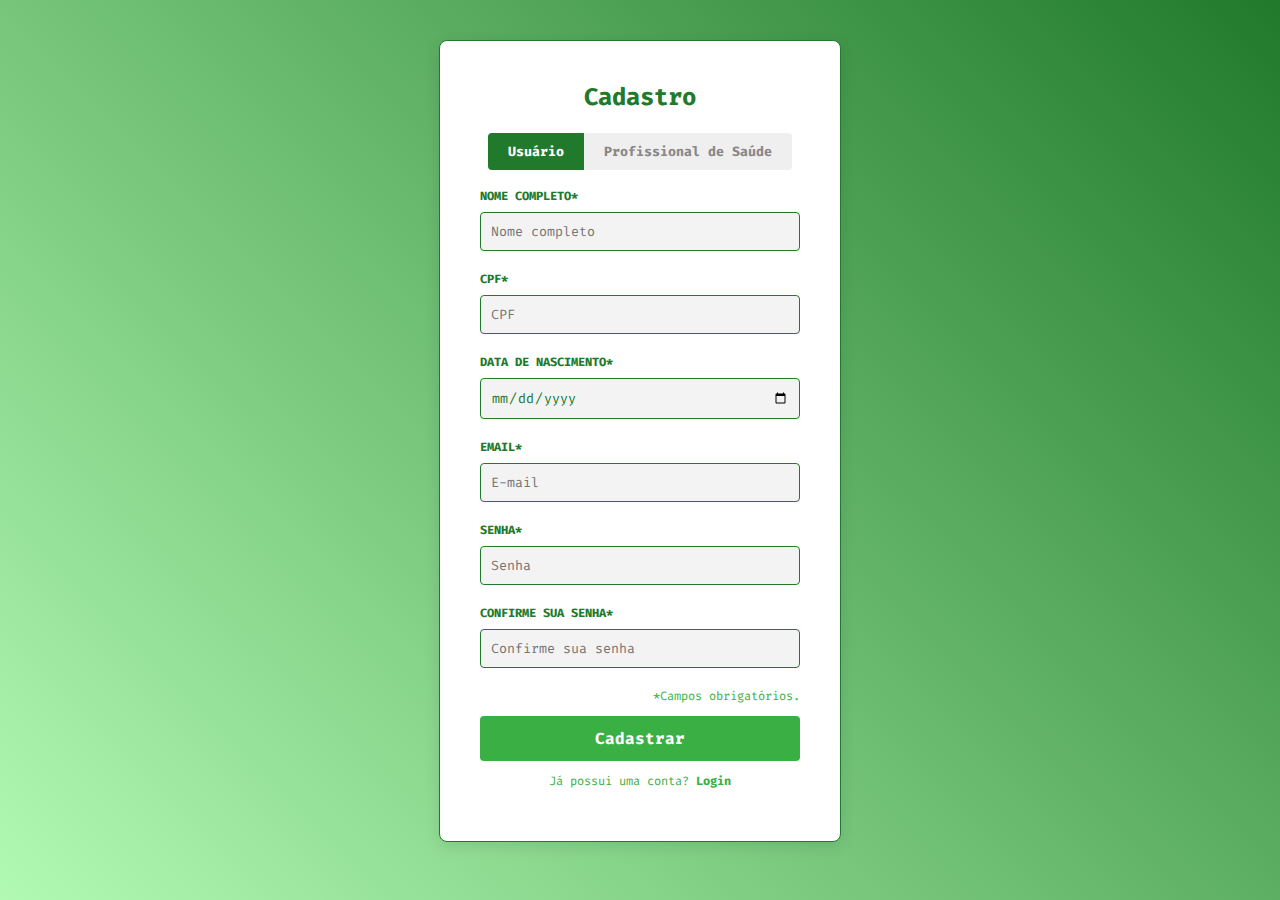
<file: cadastro.html>
<!DOCTYPE html>
<html lang="pt-BR">
<head>
    <meta charset="UTF-8">
    <meta name="viewport" content="width=device-width, initial-scale=1.0">
    <title>Login - Vida+Saudável</title>
    <link rel="stylesheet" href="style.css">
</head>
<body class="pagina-login">
    <div id="login-overlay">
        <div class="login-box">
            <h2>Cadastro</h2>
            <div class="toggle-buttons">
                <button type="button" id="btn-usuario" class="toggle-btn active">Usuário</button>
                <button type="button" id="btn-profissional" class="toggle-btn">Profissional de Saúde</button>
            </div>
            <form id="cadastro-form">
                <div id="campos-comuns">
                    <div class="input-group">
                        <label for="nome">NOME COMPLETO*</label>
                        <input type="text" id="nome" name="nome" placeholder="Nome completo" required>
                    </div>
                    <div class="input-group">
                        <label for="cpf">CPF*</label>
                        <input type="text" id="cpf" name="cpf" placeholder="CPF" required pattern="\d{11}" maxlength="11" inputmode="numeric" title="Digite apenas números, 11 dígitos">
                    </div>
                    <div class="input-group">
                        <label for="data-nascimento">DATA DE NASCIMENTO*</label>
                        <input type="date" id="data-nascimento" name="data_nascimento" required>
                    </div>
                    <div class="input-group">
                        <label for="username">EMAIL*</label>
                        <input type="email" id="username" name="email" placeholder="E-mail" required>
                    </div>
                    <div class="input-group">
                        <label for="password">SENHA*</label>
                        <input type="password" id="password" name="senha" placeholder="Senha" required>
                    </div>
                    <div class="input-group">
                        <label for="confirm-password">CONFIRME SUA SENHA*</label>
                        <input type="password" id="confirm-password" name="confirmar_senha" placeholder="Confirme sua senha" required>
                    </div>
                </div>
                <div id="campos-profissional" class="hidden">
                    <div class="input-group">
                        <label for="crm">CRM*</label>
                        <input type="text" id="crm" name="crm" placeholder="CRM" required>
                    </div>
                    <div class="input-group">
                        <label for="especialidade">ESPECIALIDADE*</label>
                        <input type="text" id="especialidade" name="especialidade" placeholder="Especialidade" required>
                    </div>
                </div>
                <div class="required-fields">
                    <p>*Campos obrigatórios.</p>
                </div>
                <button type="submit" class="login-button">Cadastrar</button>
                <div class="register-link">
                    <p>Já possui uma conta? <a href="login.html">Login</a></p>
                </div>
            </form>
        </div>
    <script>
        const btnUsuario = document.getElementById('btn-usuario');
        const btnProfissional = document.getElementById('btn-profissional');
        const camposProfissional = document.getElementById('campos-profissional');
        const camposComuns = document.getElementById('campos-comuns');

        btnUsuario.addEventListener('click', function() {
            btnUsuario.classList.add('active');
            btnProfissional.classList.remove('active');
            camposProfissional.classList.add('hidden');
            camposProfissional.querySelectorAll('input').forEach(input => input.required = false);
        });
        
        btnProfissional.addEventListener('click', function() {
            btnProfissional.classList.add('active');
            btnUsuario.classList.remove('active');
            camposProfissional.classList.remove('hidden');
            camposProfissional.querySelectorAll('input').forEach(input => input.required = true);
        });

        document.getElementById('cadastro-form').addEventListener('submit', function(e) {
            e.preventDefault();
            alert('Funcionalidade em andamento!');
        });
    </script>
</body>
</html>
</file>
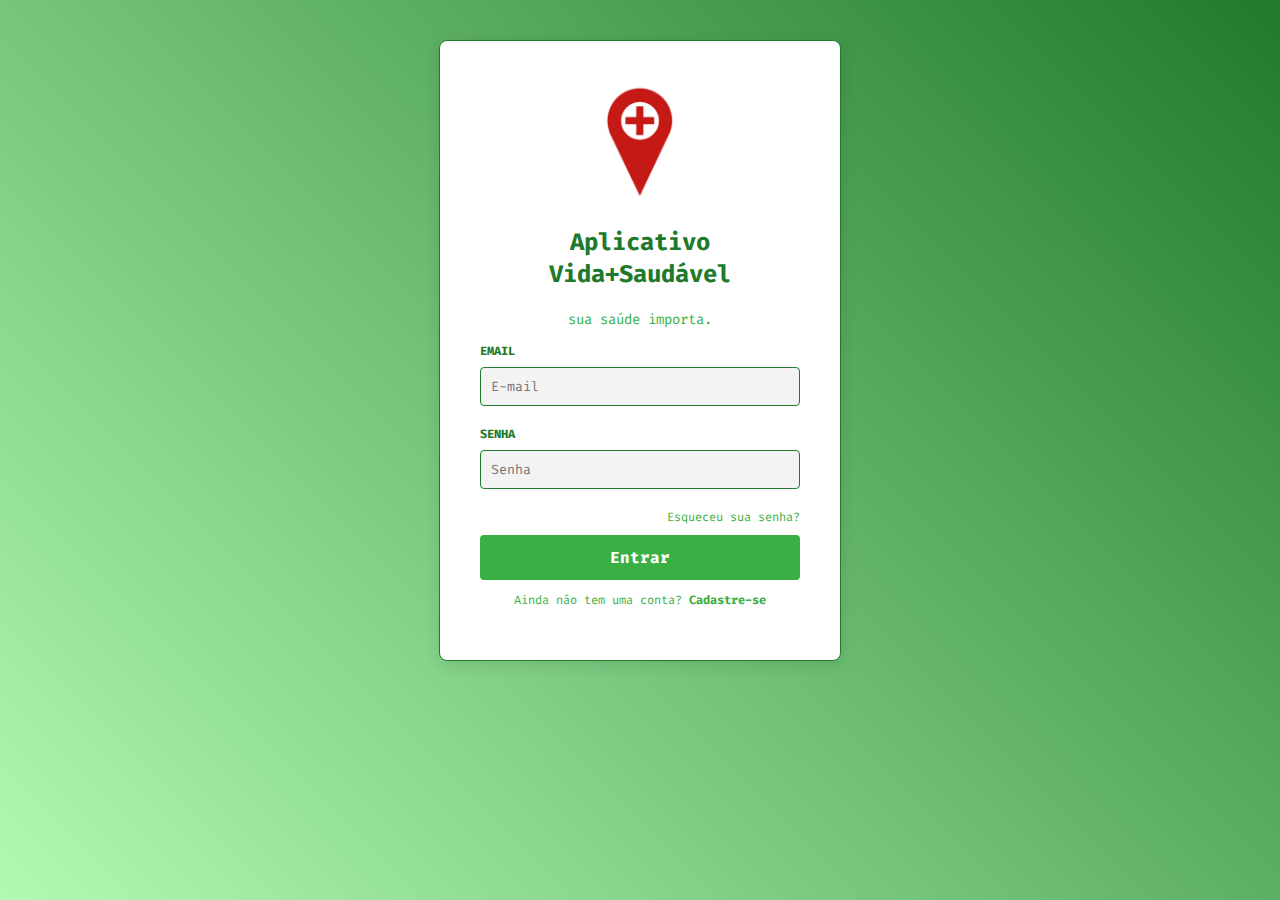
<file: login.html>
<!DOCTYPE html>
<html lang="pt-BR">
<head>
    <meta charset="UTF-8">
    <meta name="viewport" content="width=device-width, initial-scale=1.0">
    <title>Login - Vida+Saudável</title>
    <link rel="stylesheet" href="style.css">
</head>
<body class="pagina-login">
    <div id="login-overlay">
        <div class="login-box">
            <!-- <div class="logo-icon">+</div> -->
            <img src="logo conceito 2.png" alt="Logo Vida+Saudável" class="logo-icon">
            <h2>Aplicativo Vida+Saudável</h2>
            <p style="color: var(--text-green); font-size: 14px;">sua saúde importa. </p>
            <form id="login-form">
                <div class="input-group">
                    <label for="username">EMAIL</label>
                    <input type="email" id="username" name="email" placeholder="E-mail" required>
                </div>
                <div class="input-group">
                    <label for="password">SENHA</label>
                    <input type="password" id="password" name="senha" placeholder="Senha" required>
                </div>
                <div class="forgot-password">
                    <a href="javascript:void(0);" onclick="alert('Funcionalidade em desenvolvimento!');">Esqueceu sua senha?</a>
                </div>
                <button type="submit" class="login-button">Entrar</button>
                <div class="register-link">
                    <p>Ainda não tem uma conta? <a href="cadastro.html">Cadastre-se</a></p>
                </div>
            </form>
        </div>
        
    <script>
        document.getElementById('login-form').addEventListener('submit', function(e) {
            e.preventDefault();
            window.location.assign("index.html");
        });
    </script>
</body>
</html>
</file>
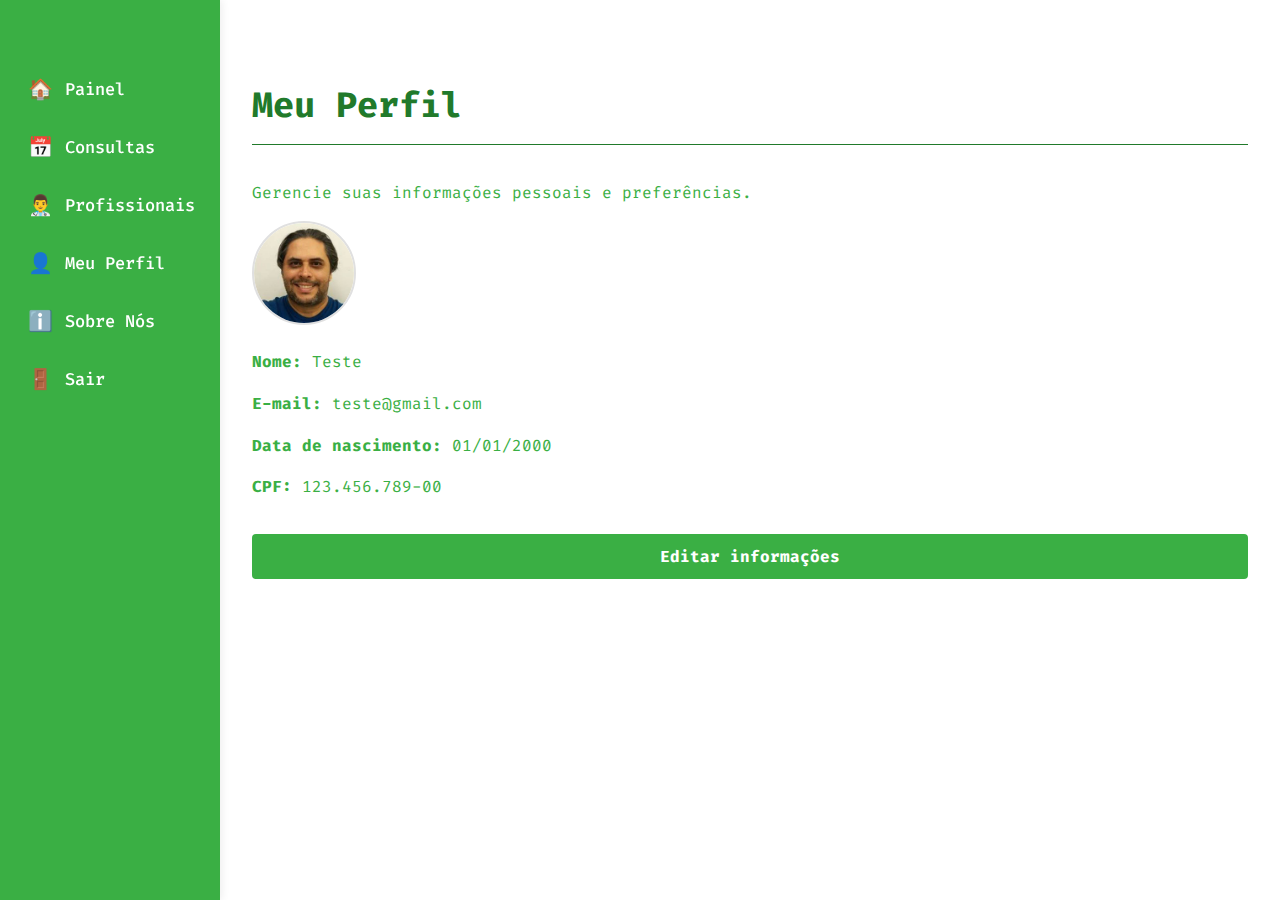
<file: meu-perfil.html>
<!DOCTYPE html>
<html lang="pt-BR">
<head>
    <meta charset="UTF-8">
    <meta name="viewport" content="width=device-width, initial-scale=1.0">
    <title>Vida+Saudável [VS Code]</title>
    <link rel="stylesheet" href="style.css">
</head>
<body>
    <div class="app-wrapper" id="app-wrapper">
        <aside class="side-menu">
            <ul>
                <li><a href="index.html"><span class="menu-icon">🏠</span> Painel</a></li>
                <li><a href="consultas.html"><span class="menu-icon">📅</span> Consultas</a></li>
                <li><a href="profissionais.html"><span class="menu-icon">👨‍⚕️</span> Profissionais</a></li>
                <li><a href="meu-perfil.html"><span class="menu-icon">👤</span> Meu Perfil</a></li>
                <li><a href="sobre-nos.html"><span class="menu-icon">ℹ️</span> Sobre Nós</a></li>
                <li><a href="login.html"><span class="menu-icon">🚪</span> Sair</a></li>
            </ul>
        </aside>
        <div class="main-content">
            <div class="editor" id="editor-content">
                <h1>Meu Perfil</h1>
                <p>Gerencie suas informações pessoais e preferências.</p>
                <div class="perfil-avatar-container">
                    <img src="avatar.jpg" alt="Avatar padrão" class="perfil-avatar" style="width: 100px; height: 100px; border-radius: 50%; object-fit: cover; border: 2px solid #e0e0e0;">
                </div>
                <div class="perfil-info">
                    <p><strong>Nome:</strong> Teste</p>
                    <p><strong>E-mail:</strong> teste@gmail.com</p>
                    <p><strong>Data de nascimento:</strong> 01/01/2000</p>
                    <p><strong>CPF:</strong> 123.456.789-00</p>
                    <button class="login-button" id="editar-perfil-btn" style="margin-top:18px;">Editar informações</button>
                </div>
                <script>
                    document.getElementById('editar-perfil-btn').onclick = function() {
                        alert('Funcionalidade em andamento!');
                    };
                </script>
            </div>
        </div>
    </div>
</body>
</html>
</file>
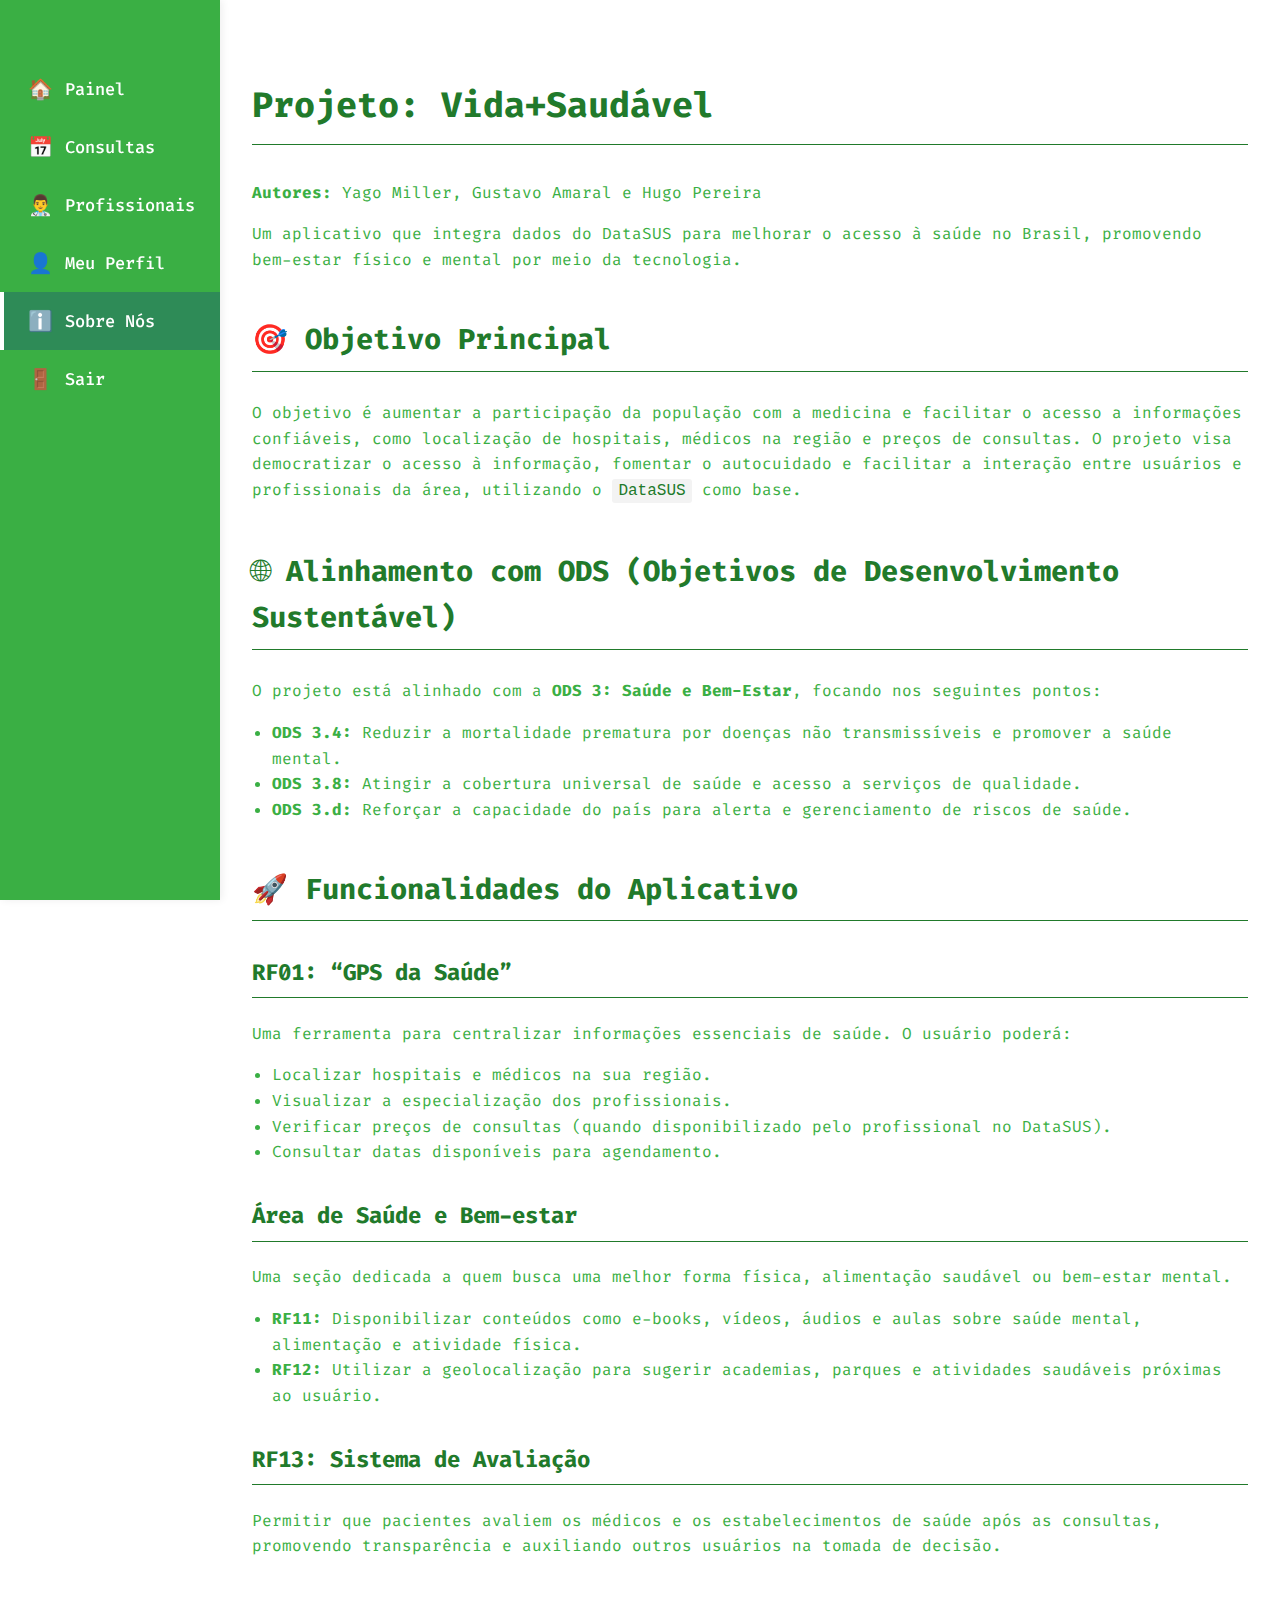
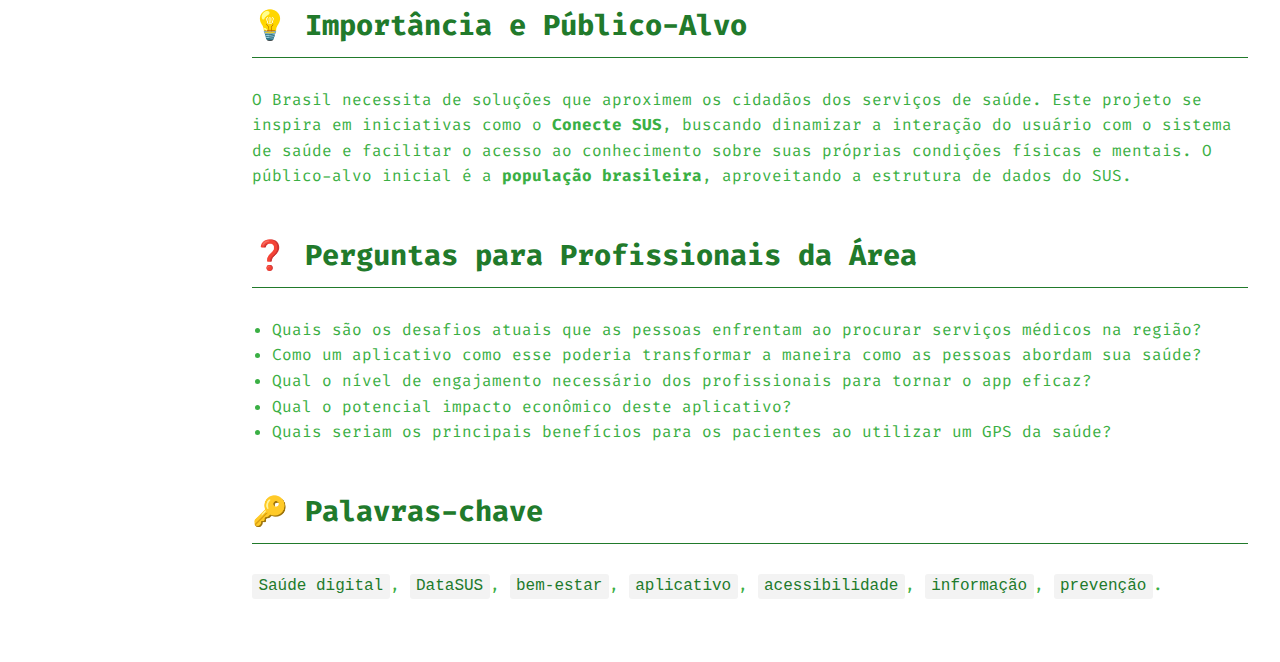
<file: sobre-nos.html>
<!DOCTYPE html>
<html lang="pt-BR">
<head>
    <meta charset="UTF-8">
    <meta name="viewport" content="width=device-width, initial-scale=1.0">
    <title>Sobre Nós - Vida+Saudável</title>
    <link rel="stylesheet" href="style.css">
</head>
<body>
    <div class="app-wrapper" id="app-wrapper">
        <aside class="side-menu">
            <ul>
                <li><a href="index.html"><span class="menu-icon">🏠</span> Painel</a></li>
                <li><a href="consultas.html"><span class="menu-icon">📅</span> Consultas</a></li>
                <li><a href="profissionais.html"><span class="menu-icon">👨‍⚕️</span> Profissionais</a></li>
                <li><a href="meu-perfil.html"><span class="menu-icon">👤</span> Meu Perfil</a></li>
                <li><a href="sobre-nos.html" class="active"><span class="menu-icon">ℹ️</span> Sobre Nós</a></li>
                <li><a href="login.html"><span class="menu-icon">🚪</span> Sair</a></li>
            </ul>
        </aside>
        <div class="main-content">
            <div class="editor" id="editor-content">
                <h1>Projeto: Vida+Saudável</h1>
                <p><strong>Autores:</strong> Yago Miller, Gustavo Amaral e Hugo Pereira</p>
                <p>Um aplicativo que integra dados do DataSUS para melhorar o acesso à saúde no Brasil, promovendo bem-estar físico e mental por meio da tecnologia.</p>

                <h2>🎯 Objetivo Principal</h2>
                <p>O objetivo é aumentar a participação da população com a medicina e facilitar o acesso a informações confiáveis, como localização de hospitais, médicos na região e preços de consultas. O projeto visa democratizar o acesso à informação, fomentar o autocuidado e facilitar a interação entre usuários e profissionais da área, utilizando o <code>DataSUS</code> como base.</p>

                <h2>🌐 Alinhamento com ODS (Objetivos de Desenvolvimento Sustentável)</h2>
                <p>O projeto está alinhado com a <strong>ODS 3: Saúde e Bem-Estar</strong>, focando nos seguintes pontos: </p>
                <ul>
                    <li><span class="bullet"></span> <strong>ODS 3.4:</strong> Reduzir a mortalidade prematura por doenças não transmissíveis e promover a saúde mental.</li>
                    <li><span class="bullet"></span> <strong>ODS 3.8:</strong> Atingir a cobertura universal de saúde e acesso a serviços de qualidade.</li>
                    <li><span class="bullet"></span> <strong>ODS 3.d:</strong> Reforçar a capacidade do país para alerta e gerenciamento de riscos de saúde.</li>
                </ul>

                <h2>🚀 Funcionalidades do Aplicativo</h2>
                <h3>RF01: “GPS da Saúde”</h3>
                <p>Uma ferramenta para centralizar informações essenciais de saúde. O usuário poderá: </p>
                <ul>
                    <li><span class="bullet"></span> Localizar hospitais e médicos na sua região.</li>
                    <li><span class="bullet"></span> Visualizar a especialização dos profissionais.</li>
                    <li><span class="bullet"></span> Verificar preços de consultas (quando disponibilizado pelo profissional no DataSUS).</li>
                    <li><span class="bullet"></span> Consultar datas disponíveis para agendamento.</li>
                </ul>

                <h3>Área de Saúde e Bem-estar</h3>
                <p>Uma seção dedicada a quem busca uma melhor forma física, alimentação saudável ou bem-estar mental. </p>
                <ul>
                    <li><span class="bullet"></span> <strong>RF11:</strong> Disponibilizar conteúdos como e-books, vídeos, áudios e aulas sobre saúde mental, alimentação e atividade física.</li>
                    <li><span class="bullet"></span> <strong>RF12:</strong> Utilizar a geolocalização para sugerir academias, parques e atividades saudáveis próximas ao usuário.</li>
                </ul>

                <h3>RF13: Sistema de Avaliação</h3>
                <p>Permitir que pacientes avaliem os médicos e os estabelecimentos de saúde após as consultas, promovendo transparência e auxiliando outros usuários na tomada de decisão.</p>

                <h2>💡 Importância e Público-Alvo</h2>
                <p>O Brasil necessita de soluções que aproximem os cidadãos dos serviços de saúde. Este projeto se inspira em iniciativas como o <strong>Conecte SUS</strong>, buscando dinamizar a interação do usuário com o sistema de saúde e facilitar o acesso ao conhecimento sobre suas próprias condições físicas e mentais. O público-alvo inicial é a <strong>população brasileira</strong>, aproveitando a estrutura de dados do SUS.</p>
                
                <h2>❓ Perguntas para Profissionais da Área</h2>
                <ul>
                    <li><span class="bullet"></span> Quais são os desafios atuais que as pessoas enfrentam ao procurar serviços médicos na região? </li>
                    <li><span class="bullet"></span> Como um aplicativo como esse poderia transformar a maneira como as pessoas abordam sua saúde? </li>
                    <li><span class="bullet"></span> Qual o nível de engajamento necessário dos profissionais para tornar o app eficaz? </li>
                    <li><span class="bullet"></span> Qual o potencial impacto econômico deste aplicativo? </li>
                    <li><span class="bullet"></span> Quais seriam os principais benefícios para os pacientes ao utilizar um GPS da saúde?</li>
                </ul>

                <h2>🔑 Palavras-chave</h2>
                <p><code>Saúde digital</code>, <code>DataSUS</code>, <code>bem-estar</code>, <code>aplicativo</code>, <code>acessibilidade</code>, <code>informação</code>, <code>prevenção</code>.</p>
                <br>
            </div>
        </div>
    </div>
</body>
</html>
</file>
<file: style.css>
@import url('https://fonts.googleapis.com/css2?family=Fira+Code:wght@400;500;700&display=swap');

:root {
    --inactive-text-color: #888;
    --header-green: #217a2b;      /* Verde escuro para headers */
    --text-green: #3aaf44;        /* Verde claro para textos normais */
    --sidebar-bg: #3aaf44;
    --highlight-green: #8bc34a;
    --border-color: #217a2b;
    --font-family: 'Fira Code', 'Consolas', 'Courier New', monospace;
}

body {
    margin: 0;
    padding: 0;
    font-family: var(--font-family);
    background: #fff !important;
    color: var(--text-green);
}

.app-wrapper {
    display: flex;
    margin-left: 220px;
    min-height: 100vh;
}

.main-content {
    flex-grow: 1;
    display: flex;
    flex-direction: column;
    background: #fff;
}

.editor {
    flex-grow: 1;
    background: #fff;
    padding: 24px 32px;
    overflow-y: auto;
    line-height: 1.6;
    font-size: 16px;
}

.editor h1, .editor h2, .editor h3 {
    color: var(--header-green);
    font-weight: bold;
    margin-top: 1.5em;
    margin-bottom: 1em;
    border-bottom: 1px solid var(--border-color);
    padding-bottom: 0.3em;
}

.editor h1 { font-size: 2.2em; }
.editor h2 { font-size: 1.8em; }
.editor h3 { font-size: 1.4em; }

.editor p,
.editor li {
    color: var(--text-green);
    font-weight: 400;
}

.editor ul {
    padding-left: 20px;
    margin-bottom: 1em;
}

.editor .bullet {
    color: var(--header-green);
}

.editor code {
    background-color: #f3f3f3;
    padding: 0.2em 0.4em;
    border-radius: 3px;
    color: var(--header-green);
}

.editor a {
    color: var(--header-green);
    text-decoration: none;
}
.editor a:hover {
    text-decoration: underline;
}

.status-bar {
    background-color: #fff;
    color: var(--header-green);
    padding: 5px 15px;
    font-size: 12px;
    display: flex;
    justify-content: space-between;
    align-items: center;
    flex-shrink: 0;
    border-top: 1px solid #e0e0e0;
}
.status-bar-left, .status-bar-right {
    display: flex;
    gap: 15px;
}

.side-menu {
    position: fixed;
    left: 0;
    top: 0;
    height: 100vh;
    width: 220px;
    background: var(--sidebar-bg);
    color: #fff;
    box-shadow: 2px 0 8px rgba(0,0,0,0.07);
    display: flex;
    flex-direction: column;
    z-index: 1001;
    transition: transform 0.3s;
}
.side-menu ul {
    list-style: none;
    padding: 0;
    margin: 0;
    margin-top: 60px;
}
.side-menu li {
    margin: 0;
}
.side-menu a {
    display: flex;
    align-items: center;
    padding: 16px 24px;
    color: #fff;
    text-decoration: none;
    font-size: 17px;
    font-weight: 500;
    border-left: 4px solid transparent;
    transition: background 0.2s, border-color 0.2s;
}
.side-menu a:hover, .side-menu a.active {
    background: #2e8b57;
    border-left: 4px solid #fff;
    color: #fff;
}
.menu-icon {
    margin-right: 12px;
    font-size: 20px;
}

/* Login Overlay */
#login-overlay {
    /* Remova ou comente a linha abaixo */
    /* position: fixed; */
    top: 0;
    left: 0;
    min-height: 100vh;
    width: 100vw;
    background: linear-gradient(225deg, #217a2b 0%, #b2fab4 100%);
    display: flex;
    flex-direction: column;
    align-items: center;
    justify-content: flex-start;
    padding-top: 40px;
    padding-bottom: 40px;
    box-sizing: border-box;
    overflow-y: auto;
}

.login-box {
    background-color: #fff;
    padding: 40px;
    border-radius: 8px;
    border: 1px solid var(--border-color);
    width: 320px;
    max-width: 94vw;
    text-align: center;
    box-shadow: 0 4px 15px rgba(0,0,0,0.1);
}

.login-box h2 {
    margin-top: 0;
    color: var(--header-green);
    font-weight: bold;
}

.login-box .logo-icon {
    width: auto;
    height: auto;
    border-radius: 0;
    margin-bottom: 20px;
    margin-top: 0;
    display: inline-block;
    object-fit: unset;
    max-width: 100%;
    max-height: 120px; 
}

.input-group {
    margin-bottom: 20px;
    text-align: left;
}

.input-group label {
    display: block;
    margin-bottom: 8px;
    color: var(--header-green);
    font-size: 12px;
    font-weight: bold;
}

.input-group input {
    width: 100%;
    padding: 10px;
    background-color: #f3f3f3;
    border: 1px solid var(--border-color);
    border-radius: 4px;
    color: var(--header-green);
    font-family: var(--font-family);
    box-sizing: border-box;
}

.input-group input:focus {
    outline: none;
    border-color: var(--highlight-green);
}

.login-button {
    width: 100%;
    padding: 12px;
    background-color: var(--text-green);
    border: none;
    color: #fff;
    font-family: var(--font-family);
    font-size: 16px;
    cursor: pointer;
    border-radius: 4px;
    transition: background-color 0.2s ease;
    font-weight: bold;
}

.login-button:hover {
    background-color: var(--header-green)
}

.forgot-password, .required-fields{
    margin-bottom: 10px;
    text-align: right;
    font-size: 12px;
}

.forgot-password a, .required-fields a{
    color: var(--text-green);
    text-decoration: none;
    transition: color 0.2s ease;
}

.forgot-password a:hover {
    color: var(--header-green);
    text-decoration: underline;
}

.register-link {
    text-align: center;
    margin-top: 12px;
    font-size: 12px;
}

.register-link a {
    color: var(--text-green);
    text-decoration: none;
    transition: color 0.2s ease;
    font-weight: bold;
}

.register-link a:hover {
    color: var(--header-green);
    text-decoration: underline;
}

.toggle-buttons {
    display: flex;
    justify-content: center;
    margin-bottom: 18px;
}

.toggle-btn{
    padding: 10px 20px;
    font-family: var(--font-family);
    cursor: pointer;
    font-weight: bold;
}

/* Remove borda padrão */
.toggle-btn, .toggle-btn-active {
    border: none;
    outline: none;
}

/* Borda arredondada correta para cada botão ativo */
.toggle-btn:first-child.active {
    border-radius: 4px 0 0 4px;
}
.toggle-btn:last-child.active {
    border-radius: 0 4px 4px 0;
}

/* Mantém ambos juntos sem borda lateral */
.toggle-btn {
    border-radius: 0;
}

.toggle-btn.active {
    background: var(--header-green);
    color: #fff;
}

.toggle-btn:not(.active){
    color: var(--inactive-text-color);
}

.toggle-btn:first-child:not(.active) {
    border-radius: 4px 0 0 4px;
}

.toggle-btn:last-child:not(.active) {
    border-radius: 0 4px 4px 0;
}

.hidden {
    display: none;
}

.perfil-avatar-container {
    display: flex;
    flex-direction: column;
    align-items: left;
    margin-bottom: 24px;
}

.perfil-avatar {
    width: 100px;
    height: 100px;
    border-radius: 50%;
    object-fit: cover;
}
</file>
